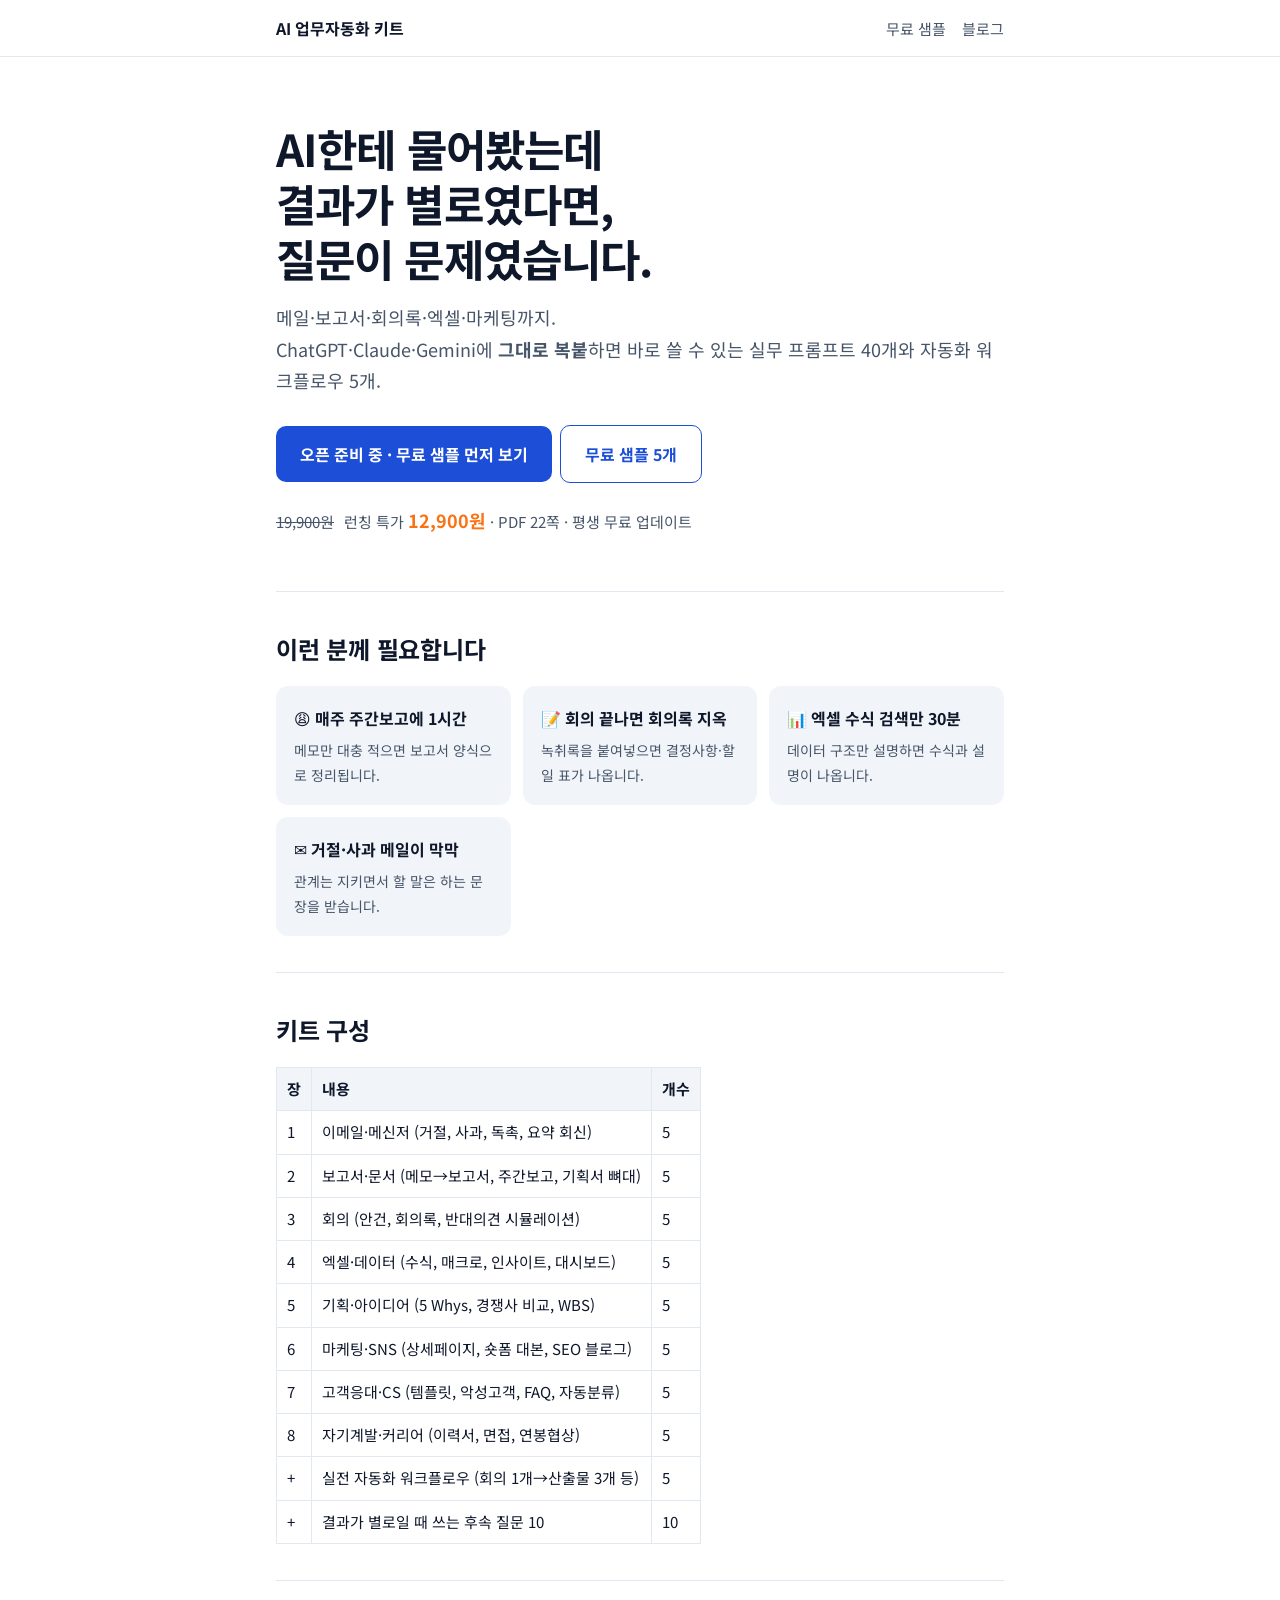
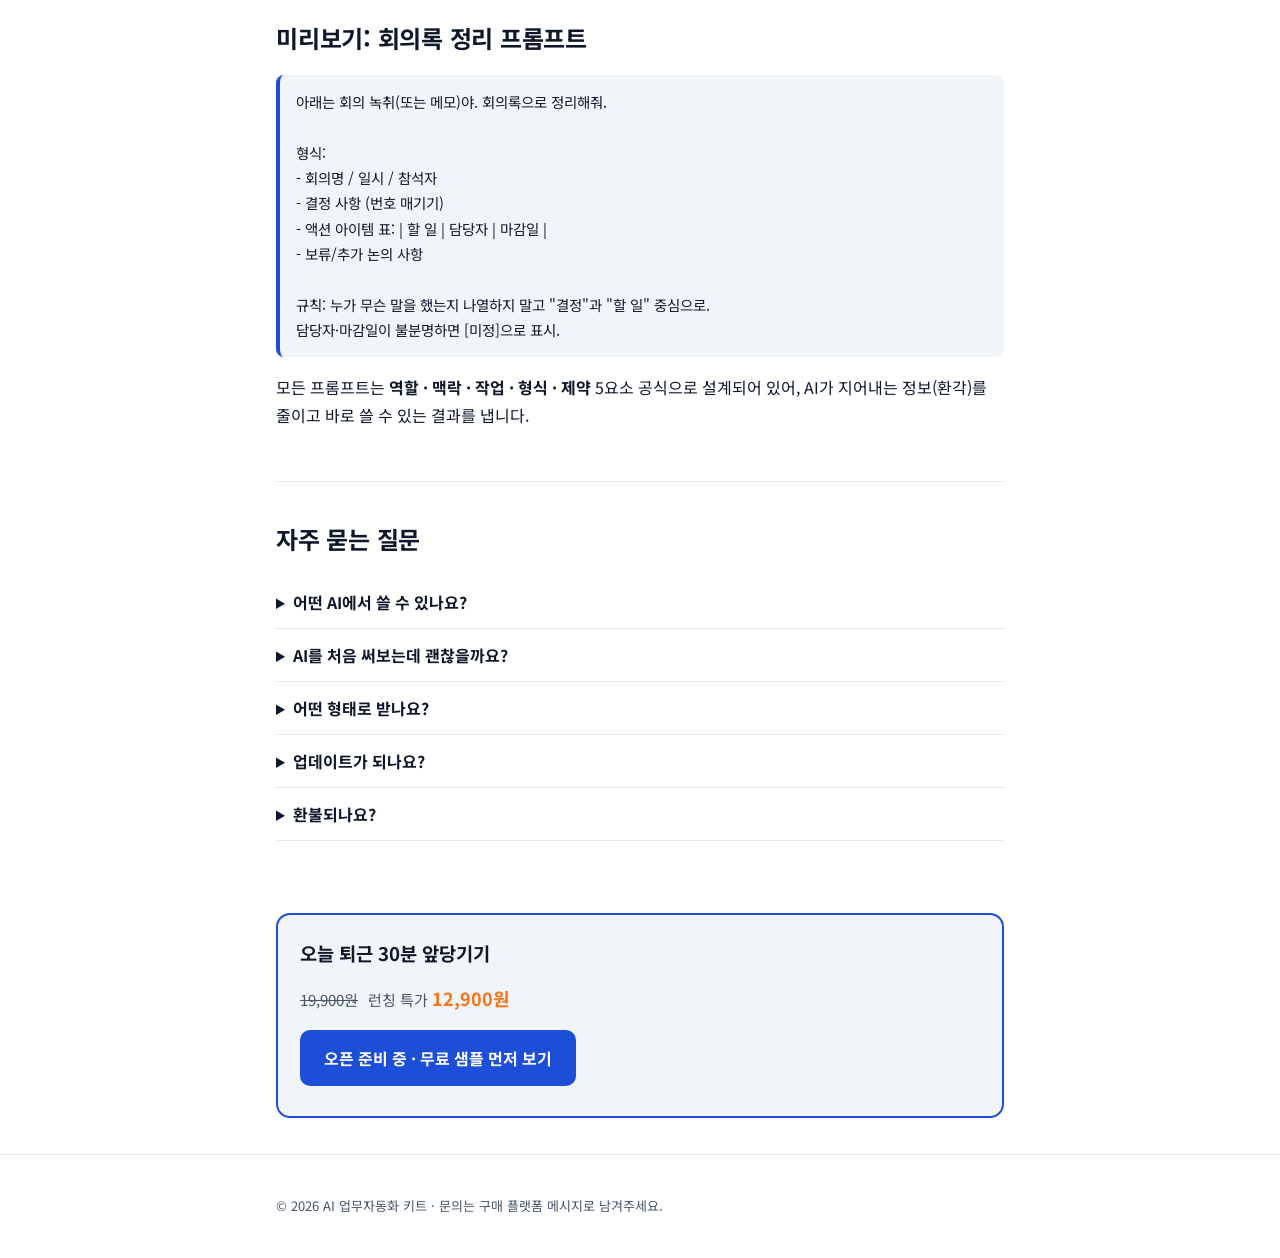
<file: docs/index.html>
<!doctype html>
<html lang="ko">
<head>
<meta charset="utf-8">
<meta name="viewport" content="width=device-width,initial-scale=1">
<meta name="root" content="">
<title>퇴근을 앞당기는 AI 업무자동화 키트 | 복붙 프롬프트 40개</title>
<meta name="description" content="메일, 보고서, 회의록, 엑셀, 마케팅까지. ChatGPT·Claude·Gemini에 바로 복붙해서 쓰는 실무 프롬프트 40개와 자동화 워크플로우 5개.">
<meta property="og:title" content="퇴근을 앞당기는 AI 업무자동화 키트">
<meta property="og:description" content="바로 복붙해서 쓰는 실무 프롬프트 40개 + 자동화 워크플로우 5개">
<meta property="og:type" content="website">
<link rel="preconnect" href="https://fonts.googleapis.com">
<link rel="stylesheet" href="https://fonts.googleapis.com/css2?family=Noto+Sans+KR:wght@400;700;900&display=swap">
<link rel="stylesheet" href="assets/style.css">
<script src="assets/config.js"></script>
</head>
<body>
<header class="top"><div class="wrap"><a href="./">AI 업무자동화 키트</a><nav><a href="free-prompts.html">무료 샘플</a><a href="blog/">블로그</a></nav></div></header>

<main class="wrap">
  <div class="hero">
    <h1>AI한테 물어봤는데<br>결과가 별로였다면,<br>질문이 문제였습니다.</h1>
    <p class="lead">메일·보고서·회의록·엑셀·마케팅까지.<br>ChatGPT·Claude·Gemini에 <b>그대로 복붙</b>하면 바로 쓸 수 있는 실무 프롬프트 40개와 자동화 워크플로우 5개.</p>
    <a class="btn" data-buy href="#">키트 바로 받기</a><a class="btn ghost" href="free-prompts.html">무료 샘플 5개</a>
    <p class="price"><s data-list-price>19,900원</s> 런칭 특가 <b data-price>12,900원</b> · PDF 22쪽 · 평생 무료 업데이트</p>
  </div>

  <section>
    <h2>이런 분께 필요합니다</h2>
    <div class="grid">
      <div class="card"><h3>😩 매주 주간보고에 1시간</h3><p>메모만 대충 적으면 보고서 양식으로 정리됩니다.</p></div>
      <div class="card"><h3>📝 회의 끝나면 회의록 지옥</h3><p>녹취록을 붙여넣으면 결정사항·할 일 표가 나옵니다.</p></div>
      <div class="card"><h3>📊 엑셀 수식 검색만 30분</h3><p>데이터 구조만 설명하면 수식과 설명이 나옵니다.</p></div>
      <div class="card"><h3>✉️ 거절·사과 메일이 막막</h3><p>관계는 지키면서 할 말은 하는 문장을 받습니다.</p></div>
    </div>
  </section>

  <section>
    <h2>키트 구성</h2>
    <table>
      <tr><th>장</th><th>내용</th><th>개수</th></tr>
      <tr><td>1</td><td>이메일·메신저 (거절, 사과, 독촉, 요약 회신)</td><td>5</td></tr>
      <tr><td>2</td><td>보고서·문서 (메모→보고서, 주간보고, 기획서 뼈대)</td><td>5</td></tr>
      <tr><td>3</td><td>회의 (안건, 회의록, 반대의견 시뮬레이션)</td><td>5</td></tr>
      <tr><td>4</td><td>엑셀·데이터 (수식, 매크로, 인사이트, 대시보드)</td><td>5</td></tr>
      <tr><td>5</td><td>기획·아이디어 (5 Whys, 경쟁사 비교, WBS)</td><td>5</td></tr>
      <tr><td>6</td><td>마케팅·SNS (상세페이지, 숏폼 대본, SEO 블로그)</td><td>5</td></tr>
      <tr><td>7</td><td>고객응대·CS (템플릿, 악성고객, FAQ, 자동분류)</td><td>5</td></tr>
      <tr><td>8</td><td>자기계발·커리어 (이력서, 면접, 연봉협상)</td><td>5</td></tr>
      <tr><td>+</td><td>실전 자동화 워크플로우 (회의 1개→산출물 3개 등)</td><td>5</td></tr>
      <tr><td>+</td><td>결과가 별로일 때 쓰는 후속 질문 10</td><td>10</td></tr>
    </table>
  </section>

  <section>
    <h2>미리보기: 회의록 정리 프롬프트</h2>
<pre>아래는 회의 녹취(또는 메모)야. 회의록으로 정리해줘.

형식:
- 회의명 / 일시 / 참석자
- 결정 사항 (번호 매기기)
- 액션 아이템 표: | 할 일 | 담당자 | 마감일 |
- 보류/추가 논의 사항

규칙: 누가 무슨 말을 했는지 나열하지 말고 "결정"과 "할 일" 중심으로.
담당자·마감일이 불분명하면 [미정]으로 표시.</pre>
    <p>모든 프롬프트는 <b>역할 · 맥락 · 작업 · 형식 · 제약</b> 5요소 공식으로 설계되어 있어, AI가 지어내는 정보(환각)를 줄이고 바로 쓸 수 있는 결과를 냅니다.</p>
  </section>

  <section>
    <h2>자주 묻는 질문</h2>
    <details><summary>어떤 AI에서 쓸 수 있나요?</summary><p>ChatGPT, Claude, Gemini, 뤼튼 등 대화형 AI라면 무료·유료 버전 모두 사용할 수 있습니다.</p></details>
    <details><summary>AI를 처음 써보는데 괜찮을까요?</summary><p>네. 복사 → [대괄호]만 바꾸기 → 붙여넣기, 세 단계면 됩니다. 첫 장에 사용법이 있습니다.</p></details>
    <details><summary>어떤 형태로 받나요?</summary><p>결제 즉시 PDF(22쪽)를 다운로드할 수 있습니다. 프롬프트는 복사하기 좋게 박스로 구분되어 있습니다.</p></details>
    <details><summary>업데이트가 되나요?</summary><p>새 프롬프트가 추가되면 구매하신 플랫폼을 통해 무료로 다시 받으실 수 있습니다.</p></details>
    <details><summary>환불되나요?</summary><p>디지털 파일 특성상 다운로드 후에는 환불이 어렵습니다. 구매 전 무료 샘플 5개를 먼저 써보세요.</p></details>
  </section>

  <div class="cta">
    <h3>오늘 퇴근 30분 앞당기기</h3>
    <p class="price"><s data-list-price>19,900원</s> 런칭 특가 <b data-price>12,900원</b></p>
    <a class="btn" data-buy href="#">키트 바로 받기</a>
  </div>
</main>
<footer><div class="wrap">© 2026 AI 업무자동화 키트 · 문의는 구매 플랫폼 메시지로 남겨주세요.</div></footer>
</body>
</html>
</file>
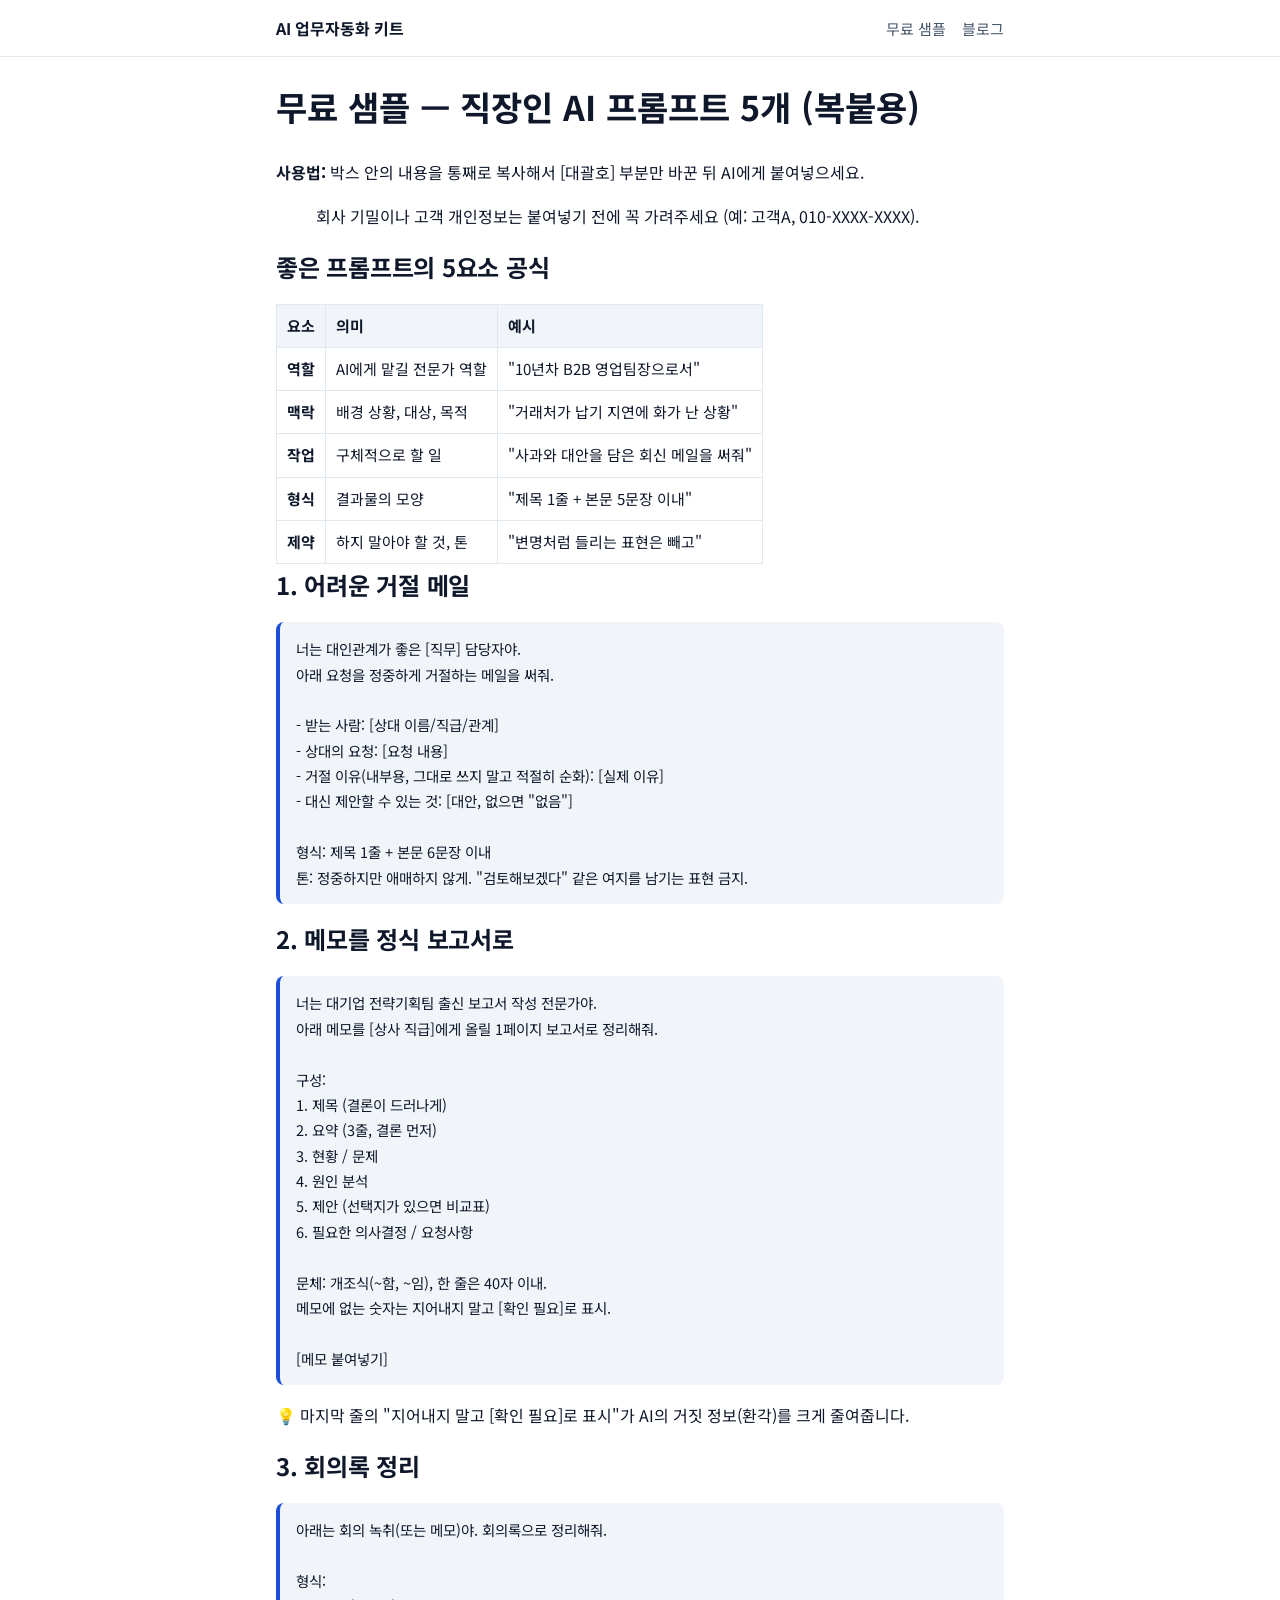
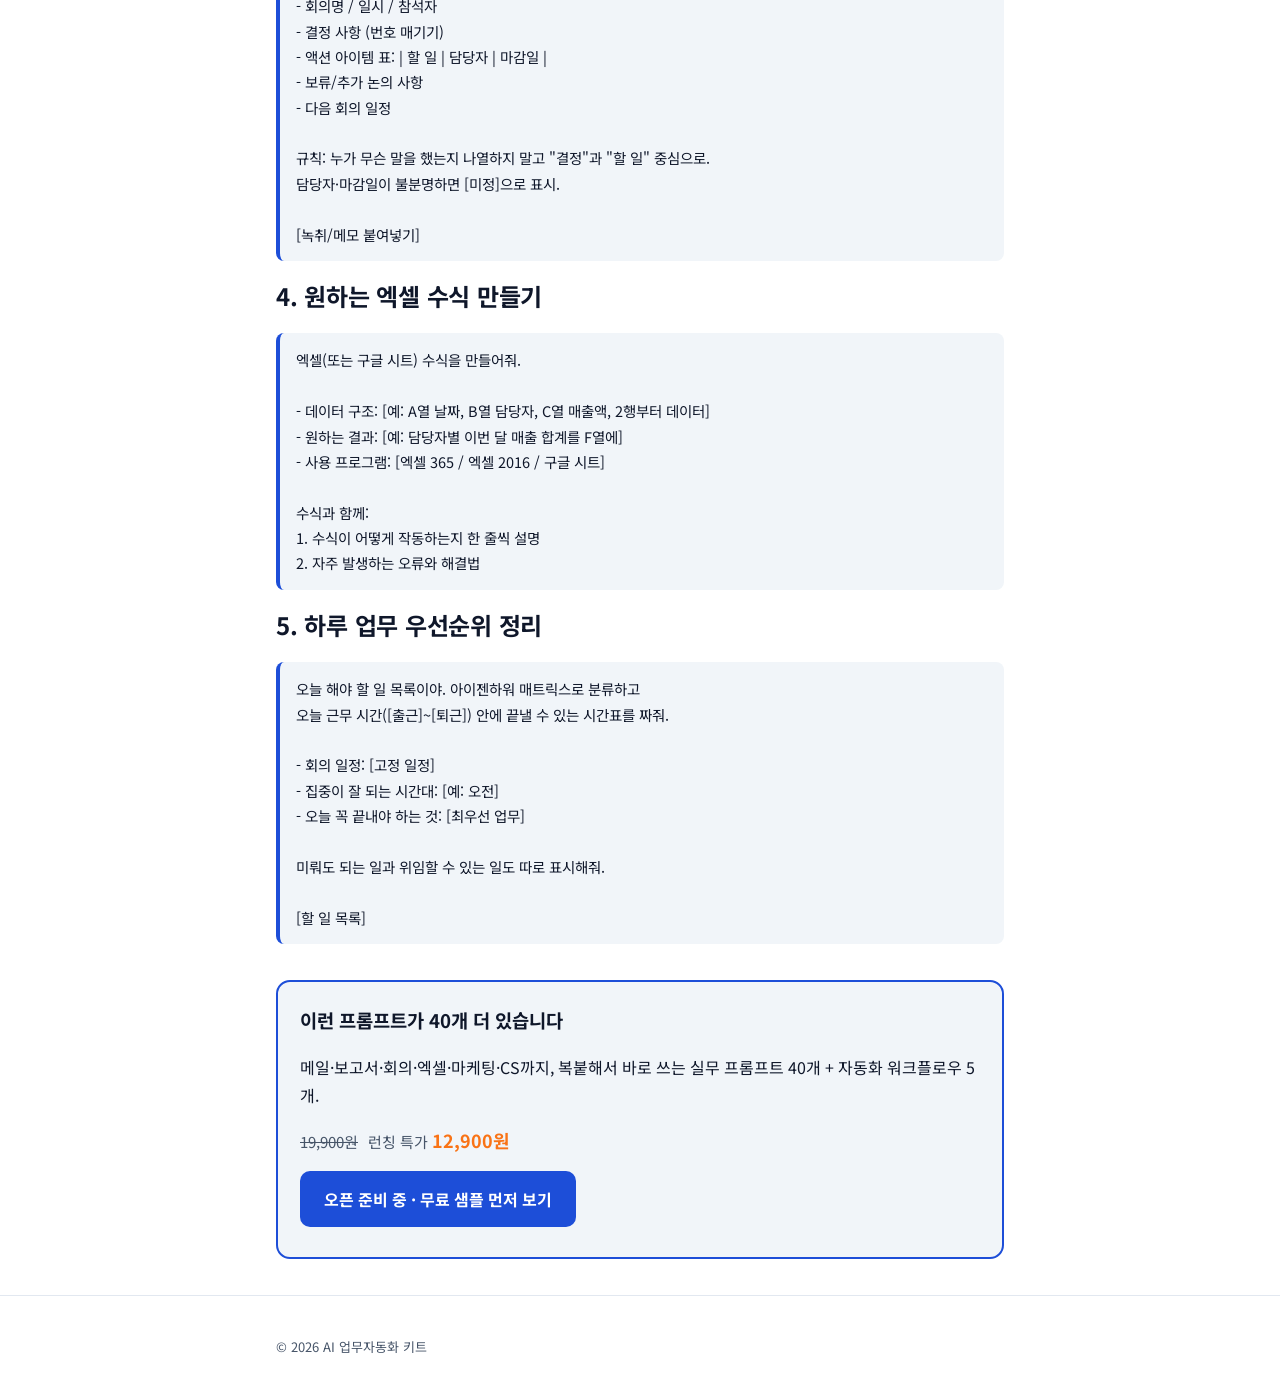
<file: docs/free-prompts.html>
<!doctype html>
<html lang="ko">
<head>
<meta charset="utf-8">
<meta name="viewport" content="width=device-width,initial-scale=1">
<meta name="root" content="">
<title>무료 샘플 — 직장인 AI 프롬프트 5개 (복붙용)</title>
<meta name="description" content="ChatGPT·Claude·Gemini에 그대로 붙여넣어 쓰는 실무 프롬프트 5개와 좋은 프롬프트를 만드는 5요소 공식을 무료로 공개합니다.">
<meta property="og:title" content="무료 샘플 — 직장인 AI 프롬프트 5개 (복붙용)">
<meta property="og:description" content="ChatGPT·Claude·Gemini에 그대로 붙여넣어 쓰는 실무 프롬프트 5개와 좋은 프롬프트를 만드는 5요소 공식을 무료로 공개합니다.">
<meta property="og:type" content="article">
<link rel="canonical" href="https://seungyun-shin.github.io/Agent_work_reposi/free-prompts.html">
<link rel="preconnect" href="https://fonts.googleapis.com">
<link rel="stylesheet" href="https://fonts.googleapis.com/css2?family=Noto+Sans+KR:wght@400;700;900&display=swap">
<link rel="stylesheet" href="assets/style.css">
<script src="assets/config.js"></script>
</head>
<body>
<header class="top"><div class="wrap"><a href="">AI 업무자동화 키트</a><nav><a href="free-prompts.html">무료 샘플</a><a href="blog/">블로그</a></nav></div></header>
<main class="wrap"><article>
<h1>무료 샘플 — 직장인 AI 프롬프트 5개 (복붙용)</h1>

<p><strong>사용법:</strong> 박스 안의 내용을 통째로 복사해서
<code>[대괄호]</code> 부분만 바꾼 뒤 AI에게 붙여넣으세요.</p>
<blockquote>
<p>회사 기밀이나 고객 개인정보는 붙여넣기 전에 꼭 가려주세요 (예:
<code>고객A</code>, <code>010-XXXX-XXXX</code>).</p>
</blockquote>
<h2 id="좋은-프롬프트의-5요소-공식">좋은 프롬프트의 5요소 공식</h2>
<table>
<thead>
<tr class="header">
<th>요소</th>
<th>의미</th>
<th>예시</th>
</tr>
</thead>
<tbody>
<tr class="odd">
<td><strong>역할</strong></td>
<td>AI에게 맡길 전문가 역할</td>
<td>"10년차 B2B 영업팀장으로서"</td>
</tr>
<tr class="even">
<td><strong>맥락</strong></td>
<td>배경 상황, 대상, 목적</td>
<td>"거래처가 납기 지연에 화가 난 상황"</td>
</tr>
<tr class="odd">
<td><strong>작업</strong></td>
<td>구체적으로 할 일</td>
<td>"사과와 대안을 담은 회신 메일을 써줘"</td>
</tr>
<tr class="even">
<td><strong>형식</strong></td>
<td>결과물의 모양</td>
<td>"제목 1줄 + 본문 5문장 이내"</td>
</tr>
<tr class="odd">
<td><strong>제약</strong></td>
<td>하지 말아야 할 것, 톤</td>
<td>"변명처럼 들리는 표현은 빼고"</td>
</tr>
</tbody>
</table>
<h2 id="1-어려운-거절-메일">1. 어려운 거절 메일</h2>
<pre><code>너는 대인관계가 좋은 [직무] 담당자야.
아래 요청을 정중하게 거절하는 메일을 써줘.

- 받는 사람: [상대 이름/직급/관계]
- 상대의 요청: [요청 내용]
- 거절 이유(내부용, 그대로 쓰지 말고 적절히 순화): [실제 이유]
- 대신 제안할 수 있는 것: [대안, 없으면 &quot;없음&quot;]

형식: 제목 1줄 + 본문 6문장 이내
톤: 정중하지만 애매하지 않게. &quot;검토해보겠다&quot; 같은 여지를 남기는 표현 금지.</code></pre>
<h2 id="2-메모를-정식-보고서로">2. 메모를 정식 보고서로</h2>
<pre><code>너는 대기업 전략기획팀 출신 보고서 작성 전문가야.
아래 메모를 [상사 직급]에게 올릴 1페이지 보고서로 정리해줘.

구성:
1. 제목 (결론이 드러나게)
2. 요약 (3줄, 결론 먼저)
3. 현황 / 문제
4. 원인 분석
5. 제안 (선택지가 있으면 비교표)
6. 필요한 의사결정 / 요청사항

문체: 개조식(~함, ~임), 한 줄은 40자 이내.
메모에 없는 숫자는 지어내지 말고 [확인 필요]로 표시.

[메모 붙여넣기]</code></pre>
<p>💡 마지막 줄의 "지어내지 말고 [확인 필요]로 표시"가 AI의 거짓
정보(환각)를 크게 줄여줍니다.</p>
<h2 id="3-회의록-정리">3. 회의록 정리</h2>
<pre><code>아래는 회의 녹취(또는 메모)야. 회의록으로 정리해줘.

형식:
- 회의명 / 일시 / 참석자
- 결정 사항 (번호 매기기)
- 액션 아이템 표: | 할 일 | 담당자 | 마감일 |
- 보류/추가 논의 사항
- 다음 회의 일정

규칙: 누가 무슨 말을 했는지 나열하지 말고 &quot;결정&quot;과 &quot;할 일&quot; 중심으로.
담당자·마감일이 불분명하면 [미정]으로 표시.

[녹취/메모 붙여넣기]</code></pre>
<h2 id="4-원하는-엑셀-수식-만들기">4. 원하는 엑셀 수식 만들기</h2>
<pre><code>엑셀(또는 구글 시트) 수식을 만들어줘.

- 데이터 구조: [예: A열 날짜, B열 담당자, C열 매출액, 2행부터 데이터]
- 원하는 결과: [예: 담당자별 이번 달 매출 합계를 F열에]
- 사용 프로그램: [엑셀 365 / 엑셀 2016 / 구글 시트]

수식과 함께:
1. 수식이 어떻게 작동하는지 한 줄씩 설명
2. 자주 발생하는 오류와 해결법</code></pre>
<h2 id="5-하루-업무-우선순위-정리">5. 하루 업무 우선순위 정리</h2>
<pre><code>오늘 해야 할 일 목록이야. 아이젠하워 매트릭스로 분류하고
오늘 근무 시간([출근]~[퇴근]) 안에 끝낼 수 있는 시간표를 짜줘.

- 회의 일정: [고정 일정]
- 집중이 잘 되는 시간대: [예: 오전]
- 오늘 꼭 끝내야 하는 것: [최우선 업무]

미뤄도 되는 일과 위임할 수 있는 일도 따로 표시해줘.

[할 일 목록]</code></pre>

</article>
<div class="cta">
<h3>이런 프롬프트가 40개 더 있습니다</h3>
<p>메일·보고서·회의·엑셀·마케팅·CS까지, 복붙해서 바로 쓰는 실무 프롬프트 40개 + 자동화 워크플로우 5개.</p>
<p class="price"><s data-list-price></s> 런칭 특가 <b data-price></b></p>
<a class="btn" data-buy href="">키트 자세히 보기</a>
</div>
</main>
<footer><div class="wrap">© 2026 AI 업무자동화 키트</div></footer>
</body>
</html>
</file>
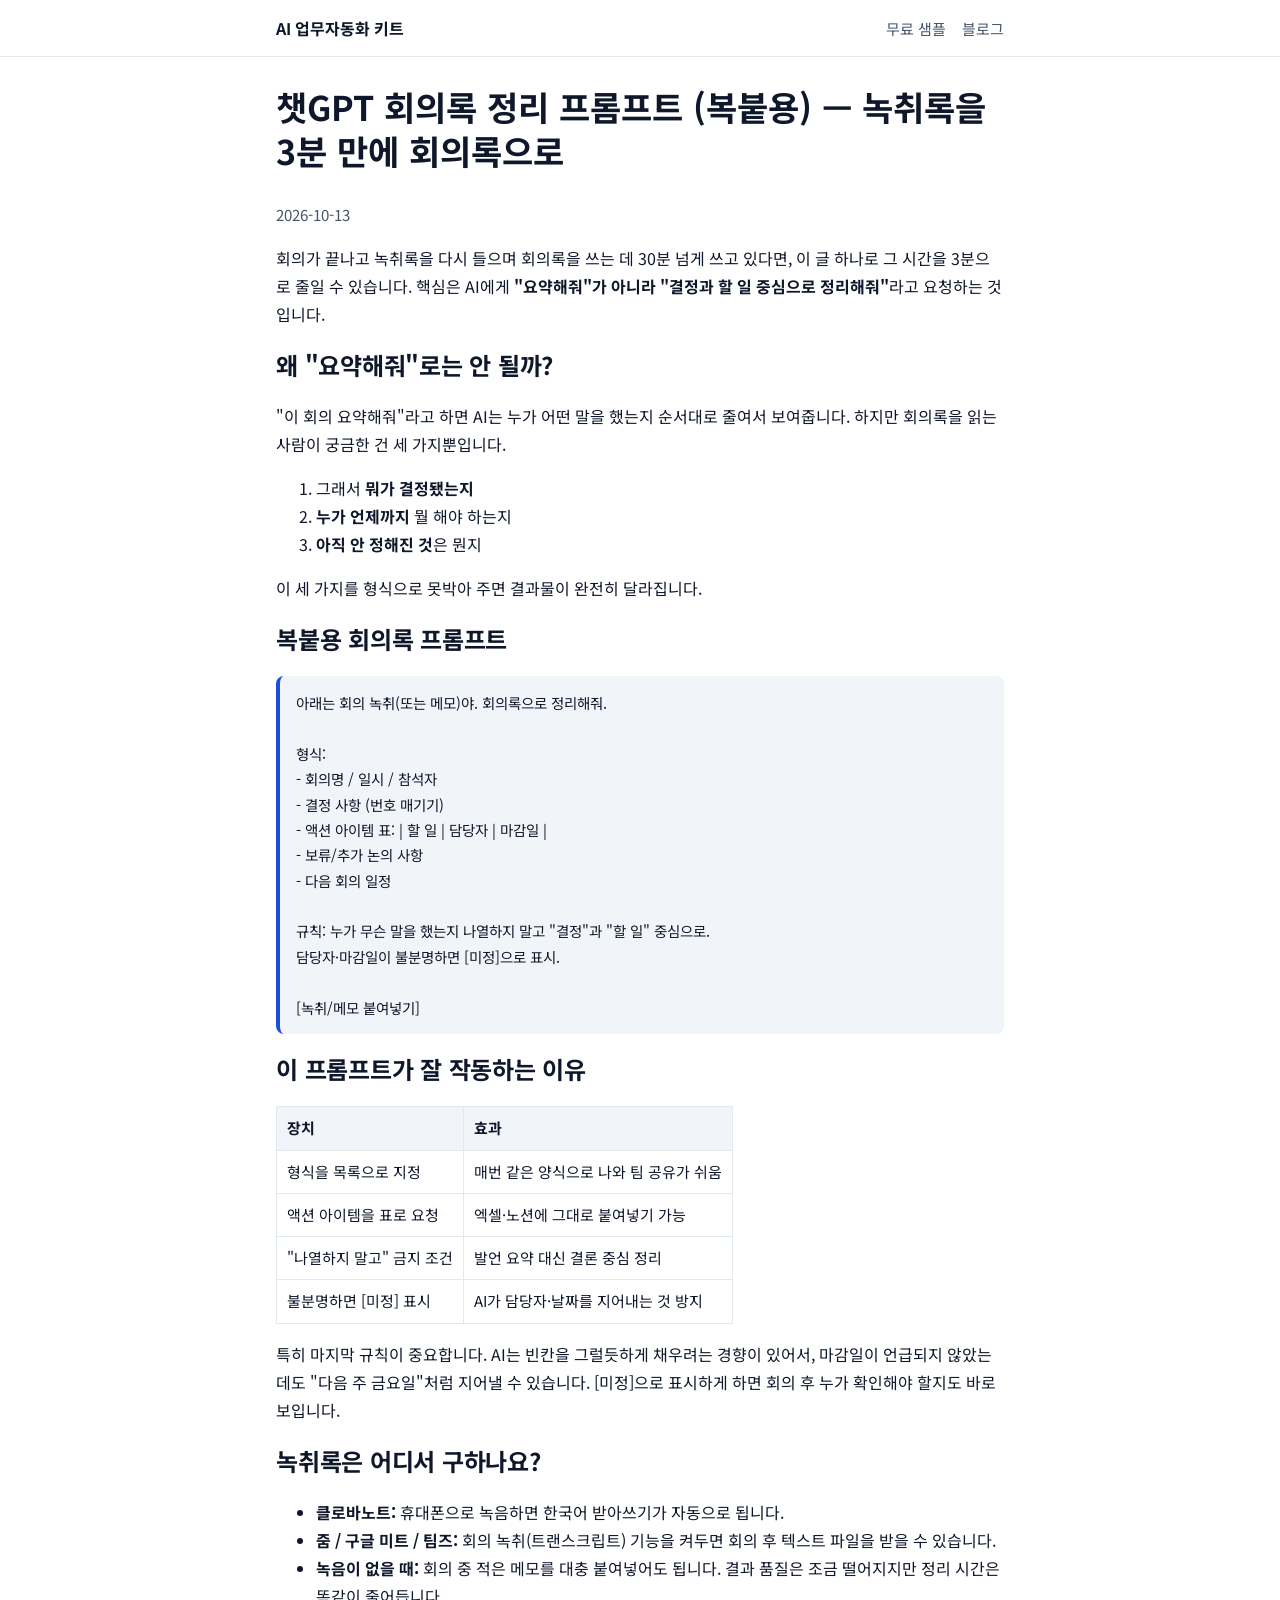
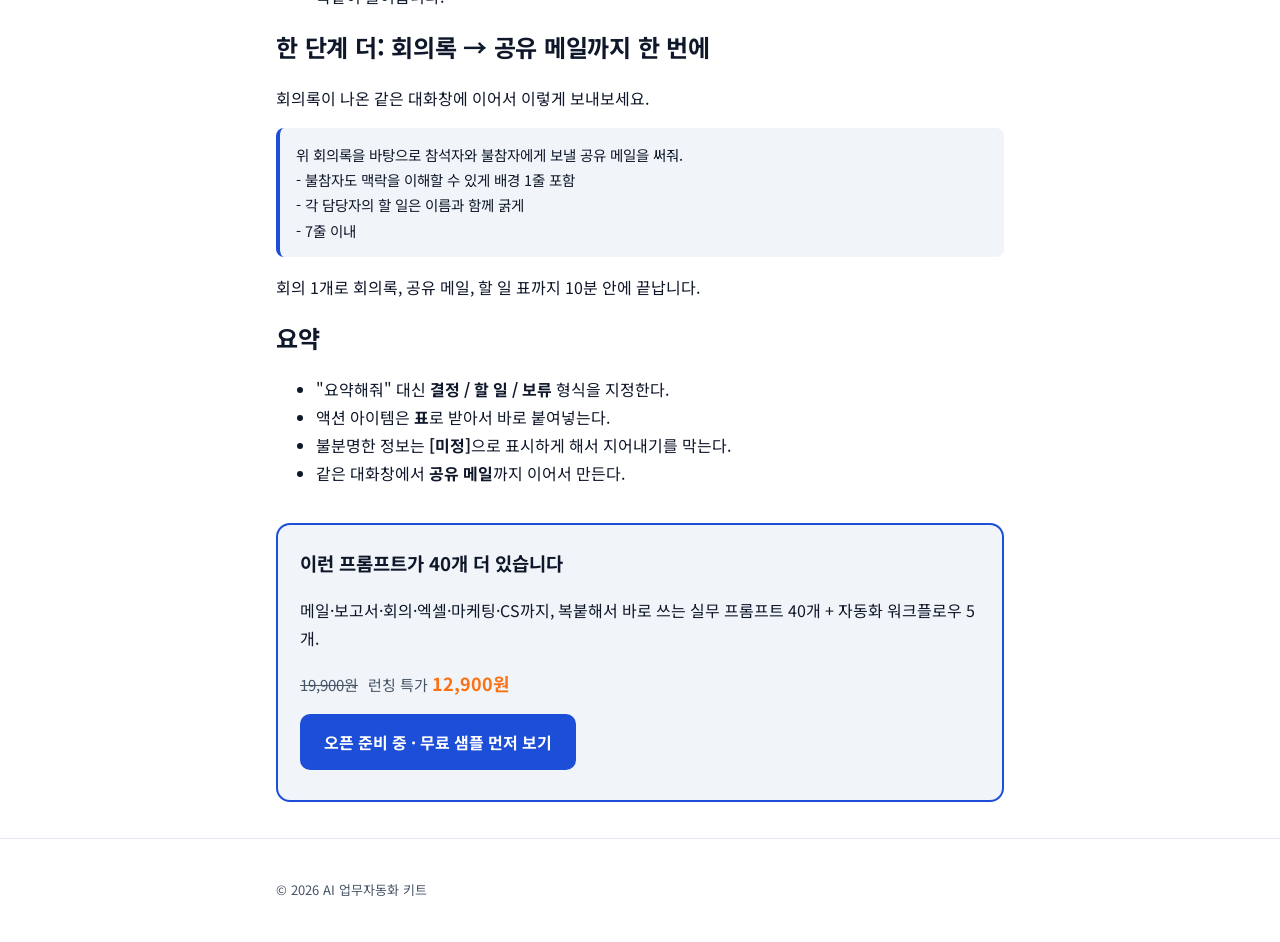
<file: docs/blog/chatgpt-meeting-minutes-prompt.html>
<!doctype html>
<html lang="ko">
<head>
<meta charset="utf-8">
<meta name="viewport" content="width=device-width,initial-scale=1">
<meta name="root" content="../">
<title>챗GPT 회의록 정리 프롬프트 (복붙용) — 녹취록을 3분 만에 회의록으로</title>
<meta name="description" content="클로바노트·줌 녹취록을 그대로 붙여넣으면 결정사항과 액션 아이템 표까지 정리되는 회의록 프롬프트와 활용 팁.">
<meta property="og:title" content="챗GPT 회의록 정리 프롬프트 (복붙용) — 녹취록을 3분 만에 회의록으로">
<meta property="og:description" content="클로바노트·줌 녹취록을 그대로 붙여넣으면 결정사항과 액션 아이템 표까지 정리되는 회의록 프롬프트와 활용 팁.">
<meta property="og:type" content="article">
<link rel="canonical" href="https://seungyun-shin.github.io/Agent_work_reposi/blog/chatgpt-meeting-minutes-prompt.html">
<link rel="preconnect" href="https://fonts.googleapis.com">
<link rel="stylesheet" href="https://fonts.googleapis.com/css2?family=Noto+Sans+KR:wght@400;700;900&display=swap">
<link rel="stylesheet" href="../assets/style.css">
<script src="../assets/config.js"></script>
</head>
<body>
<header class="top"><div class="wrap"><a href="../">AI 업무자동화 키트</a><nav><a href="../free-prompts.html">무료 샘플</a><a href="../blog/">블로그</a></nav></div></header>
<main class="wrap"><article>
<h1>챗GPT 회의록 정리 프롬프트 (복붙용) — 녹취록을 3분 만에 회의록으로</h1>
<p class="price">2026-10-13</p>
<p>회의가 끝나고 녹취록을 다시 들으며 회의록을 쓰는 데 30분 넘게 쓰고
있다면, 이 글 하나로 그 시간을 3분으로 줄일 수 있습니다. 핵심은 AI에게
<strong>"요약해줘"가 아니라 "결정과 할 일 중심으로
정리해줘"</strong>라고 요청하는 것입니다.</p>
<h2 id="왜-요약해줘로는-안-될까">왜 "요약해줘"로는 안 될까?</h2>
<p>"이 회의 요약해줘"라고 하면 AI는 누가 어떤 말을 했는지 순서대로
줄여서 보여줍니다. 하지만 회의록을 읽는 사람이 궁금한 건 세
가지뿐입니다.</p>
<ol type="1">
<li>그래서 <strong>뭐가 결정됐는지</strong></li>
<li><strong>누가 언제까지</strong> 뭘 해야 하는지</li>
<li><strong>아직 안 정해진 것</strong>은 뭔지</li>
</ol>
<p>이 세 가지를 형식으로 못박아 주면 결과물이 완전히 달라집니다.</p>
<h2 id="복붙용-회의록-프롬프트">복붙용 회의록 프롬프트</h2>
<pre><code>아래는 회의 녹취(또는 메모)야. 회의록으로 정리해줘.

형식:
- 회의명 / 일시 / 참석자
- 결정 사항 (번호 매기기)
- 액션 아이템 표: | 할 일 | 담당자 | 마감일 |
- 보류/추가 논의 사항
- 다음 회의 일정

규칙: 누가 무슨 말을 했는지 나열하지 말고 &quot;결정&quot;과 &quot;할 일&quot; 중심으로.
담당자·마감일이 불분명하면 [미정]으로 표시.

[녹취/메모 붙여넣기]</code></pre>
<h2 id="이-프롬프트가-잘-작동하는-이유">이 프롬프트가 잘 작동하는
이유</h2>
<table>
<thead>
<tr class="header">
<th>장치</th>
<th>효과</th>
</tr>
</thead>
<tbody>
<tr class="odd">
<td>형식을 목록으로 지정</td>
<td>매번 같은 양식으로 나와 팀 공유가 쉬움</td>
</tr>
<tr class="even">
<td>액션 아이템을 표로 요청</td>
<td>엑셀·노션에 그대로 붙여넣기 가능</td>
</tr>
<tr class="odd">
<td>"나열하지 말고" 금지 조건</td>
<td>발언 요약 대신 결론 중심 정리</td>
</tr>
<tr class="even">
<td>불분명하면 [미정] 표시</td>
<td>AI가 담당자·날짜를 지어내는 것 방지</td>
</tr>
</tbody>
</table>
<p>특히 마지막 규칙이 중요합니다. AI는 빈칸을 그럴듯하게 채우려는 경향이
있어서, 마감일이 언급되지 않았는데도 "다음 주 금요일"처럼 지어낼 수
있습니다. <code>[미정]</code>으로 표시하게 하면 회의 후 누가 확인해야
할지도 바로 보입니다.</p>
<h2 id="녹취록은-어디서-구하나요">녹취록은 어디서 구하나요?</h2>
<ul>
<li><strong>클로바노트:</strong> 휴대폰으로 녹음하면 한국어 받아쓰기가
자동으로 됩니다.</li>
<li><strong>줌 / 구글 미트 / 팀즈:</strong> 회의 녹취(트랜스크립트)
기능을 켜두면 회의 후 텍스트 파일을 받을 수 있습니다.</li>
<li><strong>녹음이 없을 때:</strong> 회의 중 적은 메모를 대충 붙여넣어도
됩니다. 결과 품질은 조금 떨어지지만 정리 시간은 똑같이 줄어듭니다.</li>
</ul>
<h2 id="한-단계-더-회의록--공유-메일까지-한-번에">한 단계 더: 회의록 →
공유 메일까지 한 번에</h2>
<p>회의록이 나온 같은 대화창에 이어서 이렇게 보내보세요.</p>
<pre><code>위 회의록을 바탕으로 참석자와 불참자에게 보낼 공유 메일을 써줘.
- 불참자도 맥락을 이해할 수 있게 배경 1줄 포함
- 각 담당자의 할 일은 이름과 함께 굵게
- 7줄 이내</code></pre>
<p>회의 1개로 회의록, 공유 메일, 할 일 표까지 10분 안에 끝납니다.</p>
<h2 id="요약">요약</h2>
<ul>
<li>"요약해줘" 대신 <strong>결정 / 할 일 / 보류</strong> 형식을
지정한다.</li>
<li>액션 아이템은 <strong>표</strong>로 받아서 바로 붙여넣는다.</li>
<li>불분명한 정보는 <strong>[미정]</strong>으로 표시하게 해서 지어내기를
막는다.</li>
<li>같은 대화창에서 <strong>공유 메일</strong>까지 이어서 만든다.</li>
</ul>

</article>
<div class="cta">
<h3>이런 프롬프트가 40개 더 있습니다</h3>
<p>메일·보고서·회의·엑셀·마케팅·CS까지, 복붙해서 바로 쓰는 실무 프롬프트 40개 + 자동화 워크플로우 5개.</p>
<p class="price"><s data-list-price></s> 런칭 특가 <b data-price></b></p>
<a class="btn" data-buy href="../">키트 자세히 보기</a>
</div>
</main>
<footer><div class="wrap">© 2026 AI 업무자동화 키트</div></footer>
</body>
</html>
</file>
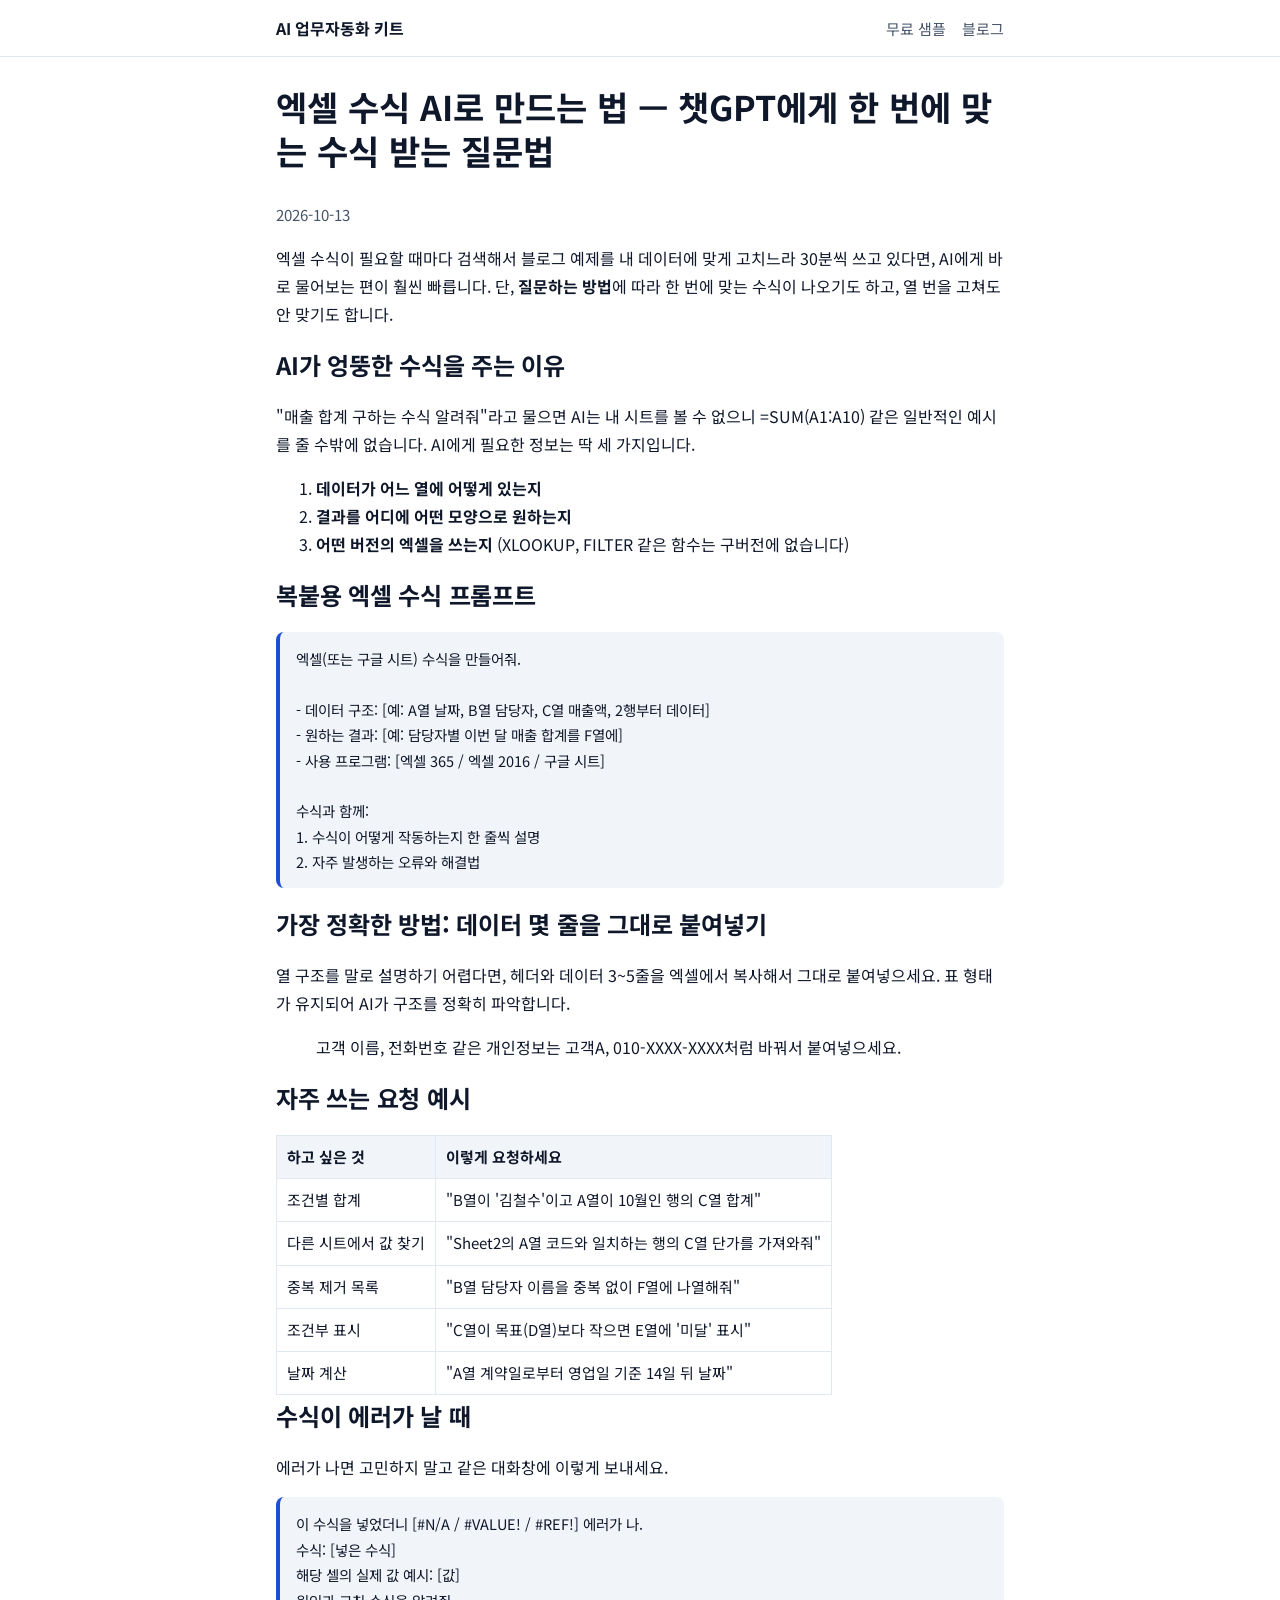
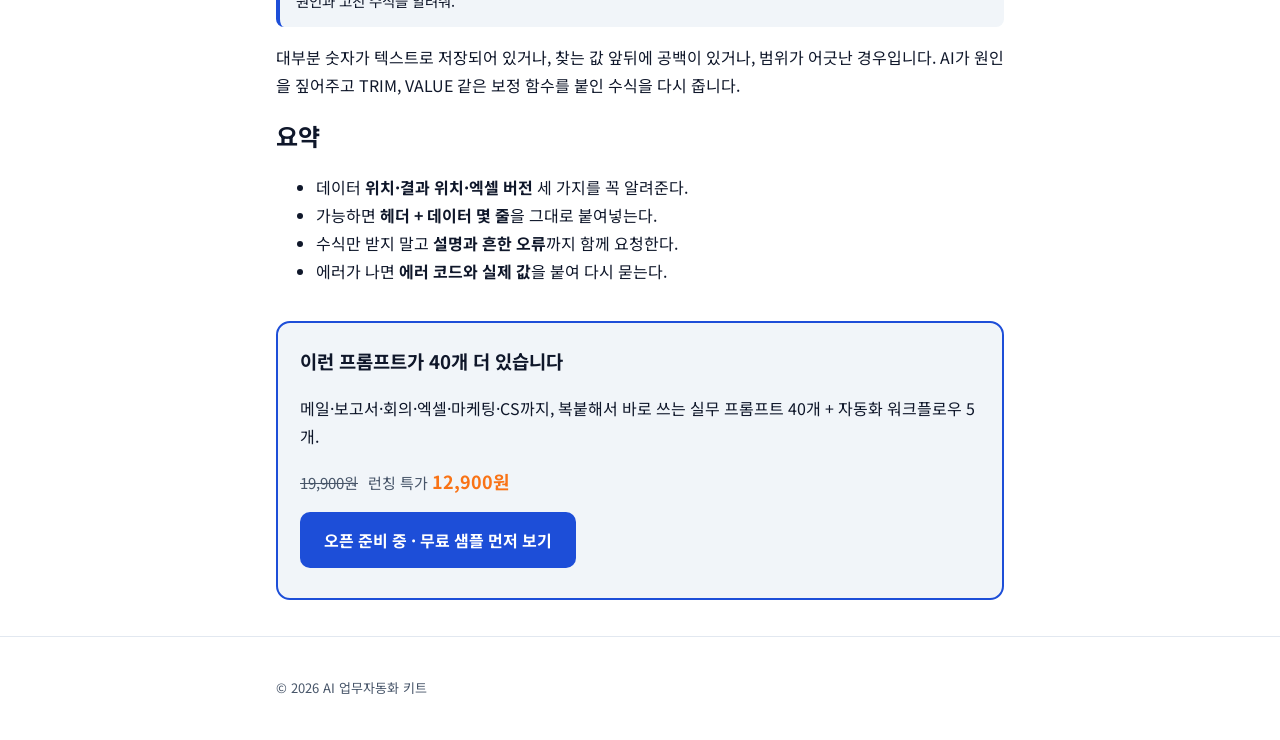
<file: docs/blog/excel-formula-with-ai.html>
<!doctype html>
<html lang="ko">
<head>
<meta charset="utf-8">
<meta name="viewport" content="width=device-width,initial-scale=1">
<meta name="root" content="../">
<title>엑셀 수식 AI로 만드는 법 — 챗GPT에게 한 번에 맞는 수식 받는 질문법</title>
<meta name="description" content="SUMIFS, XLOOKUP 같은 엑셀 수식을 검색하지 말고 AI에게 받으세요. 한 번에 정확한 수식이 나오는 질문 방법과 복붙용 프롬프트.">
<meta property="og:title" content="엑셀 수식 AI로 만드는 법 — 챗GPT에게 한 번에 맞는 수식 받는 질문법">
<meta property="og:description" content="SUMIFS, XLOOKUP 같은 엑셀 수식을 검색하지 말고 AI에게 받으세요. 한 번에 정확한 수식이 나오는 질문 방법과 복붙용 프롬프트.">
<meta property="og:type" content="article">
<link rel="canonical" href="https://seungyun-shin.github.io/Agent_work_reposi/blog/excel-formula-with-ai.html">
<link rel="preconnect" href="https://fonts.googleapis.com">
<link rel="stylesheet" href="https://fonts.googleapis.com/css2?family=Noto+Sans+KR:wght@400;700;900&display=swap">
<link rel="stylesheet" href="../assets/style.css">
<script src="../assets/config.js"></script>
</head>
<body>
<header class="top"><div class="wrap"><a href="../">AI 업무자동화 키트</a><nav><a href="../free-prompts.html">무료 샘플</a><a href="../blog/">블로그</a></nav></div></header>
<main class="wrap"><article>
<h1>엑셀 수식 AI로 만드는 법 — 챗GPT에게 한 번에 맞는 수식 받는 질문법</h1>
<p class="price">2026-10-13</p>
<p>엑셀 수식이 필요할 때마다 검색해서 블로그 예제를 내 데이터에 맞게
고치느라 30분씩 쓰고 있다면, AI에게 바로 물어보는 편이 훨씬 빠릅니다.
단, <strong>질문하는 방법</strong>에 따라 한 번에 맞는 수식이 나오기도
하고, 열 번을 고쳐도 안 맞기도 합니다.</p>
<h2 id="ai가-엉뚱한-수식을-주는-이유">AI가 엉뚱한 수식을 주는 이유</h2>
<p>"매출 합계 구하는 수식 알려줘"라고 물으면 AI는 내 시트를 볼 수 없으니
<code>=SUM(A1:A10)</code> 같은 일반적인 예시를 줄 수밖에 없습니다.
AI에게 필요한 정보는 딱 세 가지입니다.</p>
<ol type="1">
<li><strong>데이터가 어느 열에 어떻게 있는지</strong></li>
<li><strong>결과를 어디에 어떤 모양으로 원하는지</strong></li>
<li><strong>어떤 버전의 엑셀을 쓰는지</strong> (XLOOKUP, FILTER 같은
함수는 구버전에 없습니다)</li>
</ol>
<h2 id="복붙용-엑셀-수식-프롬프트">복붙용 엑셀 수식 프롬프트</h2>
<pre><code>엑셀(또는 구글 시트) 수식을 만들어줘.

- 데이터 구조: [예: A열 날짜, B열 담당자, C열 매출액, 2행부터 데이터]
- 원하는 결과: [예: 담당자별 이번 달 매출 합계를 F열에]
- 사용 프로그램: [엑셀 365 / 엑셀 2016 / 구글 시트]

수식과 함께:
1. 수식이 어떻게 작동하는지 한 줄씩 설명
2. 자주 발생하는 오류와 해결법</code></pre>
<h2 id="가장-정확한-방법-데이터-몇-줄을-그대로-붙여넣기">가장 정확한
방법: 데이터 몇 줄을 그대로 붙여넣기</h2>
<p>열 구조를 말로 설명하기 어렵다면, 헤더와 데이터 3~5줄을 엑셀에서
복사해서 그대로 붙여넣으세요. 표 형태가 유지되어 AI가 구조를 정확히
파악합니다.</p>
<blockquote>
<p>고객 이름, 전화번호 같은 개인정보는 <code>고객A</code>,
<code>010-XXXX-XXXX</code>처럼 바꿔서 붙여넣으세요.</p>
</blockquote>
<h2 id="자주-쓰는-요청-예시">자주 쓰는 요청 예시</h2>
<table>
<thead>
<tr class="header">
<th>하고 싶은 것</th>
<th>이렇게 요청하세요</th>
</tr>
</thead>
<tbody>
<tr class="odd">
<td>조건별 합계</td>
<td>"B열이 '김철수'이고 A열이 10월인 행의 C열 합계"</td>
</tr>
<tr class="even">
<td>다른 시트에서 값 찾기</td>
<td>"Sheet2의 A열 코드와 일치하는 행의 C열 단가를 가져와줘"</td>
</tr>
<tr class="odd">
<td>중복 제거 목록</td>
<td>"B열 담당자 이름을 중복 없이 F열에 나열해줘"</td>
</tr>
<tr class="even">
<td>조건부 표시</td>
<td>"C열이 목표(D열)보다 작으면 E열에 '미달' 표시"</td>
</tr>
<tr class="odd">
<td>날짜 계산</td>
<td>"A열 계약일로부터 영업일 기준 14일 뒤 날짜"</td>
</tr>
</tbody>
</table>
<h2 id="수식이-에러가-날-때">수식이 에러가 날 때</h2>
<p>에러가 나면 고민하지 말고 같은 대화창에 이렇게 보내세요.</p>
<pre><code>이 수식을 넣었더니 [#N/A / #VALUE! / #REF!] 에러가 나.
수식: [넣은 수식]
해당 셀의 실제 값 예시: [값]
원인과 고친 수식을 알려줘.</code></pre>
<p>대부분 숫자가 텍스트로 저장되어 있거나, 찾는 값 앞뒤에 공백이 있거나,
범위가 어긋난 경우입니다. AI가 원인을 짚어주고 <code>TRIM</code>,
<code>VALUE</code> 같은 보정 함수를 붙인 수식을 다시 줍니다.</p>
<h2 id="요약">요약</h2>
<ul>
<li>데이터 <strong>위치·결과 위치·엑셀 버전</strong> 세 가지를 꼭
알려준다.</li>
<li>가능하면 <strong>헤더 + 데이터 몇 줄</strong>을 그대로
붙여넣는다.</li>
<li>수식만 받지 말고 <strong>설명과 흔한 오류</strong>까지 함께
요청한다.</li>
<li>에러가 나면 <strong>에러 코드와 실제 값</strong>을 붙여 다시
묻는다.</li>
</ul>

</article>
<div class="cta">
<h3>이런 프롬프트가 40개 더 있습니다</h3>
<p>메일·보고서·회의·엑셀·마케팅·CS까지, 복붙해서 바로 쓰는 실무 프롬프트 40개 + 자동화 워크플로우 5개.</p>
<p class="price"><s data-list-price></s> 런칭 특가 <b data-price></b></p>
<a class="btn" data-buy href="../">키트 자세히 보기</a>
</div>
</main>
<footer><div class="wrap">© 2026 AI 업무자동화 키트</div></footer>
</body>
</html>
</file>
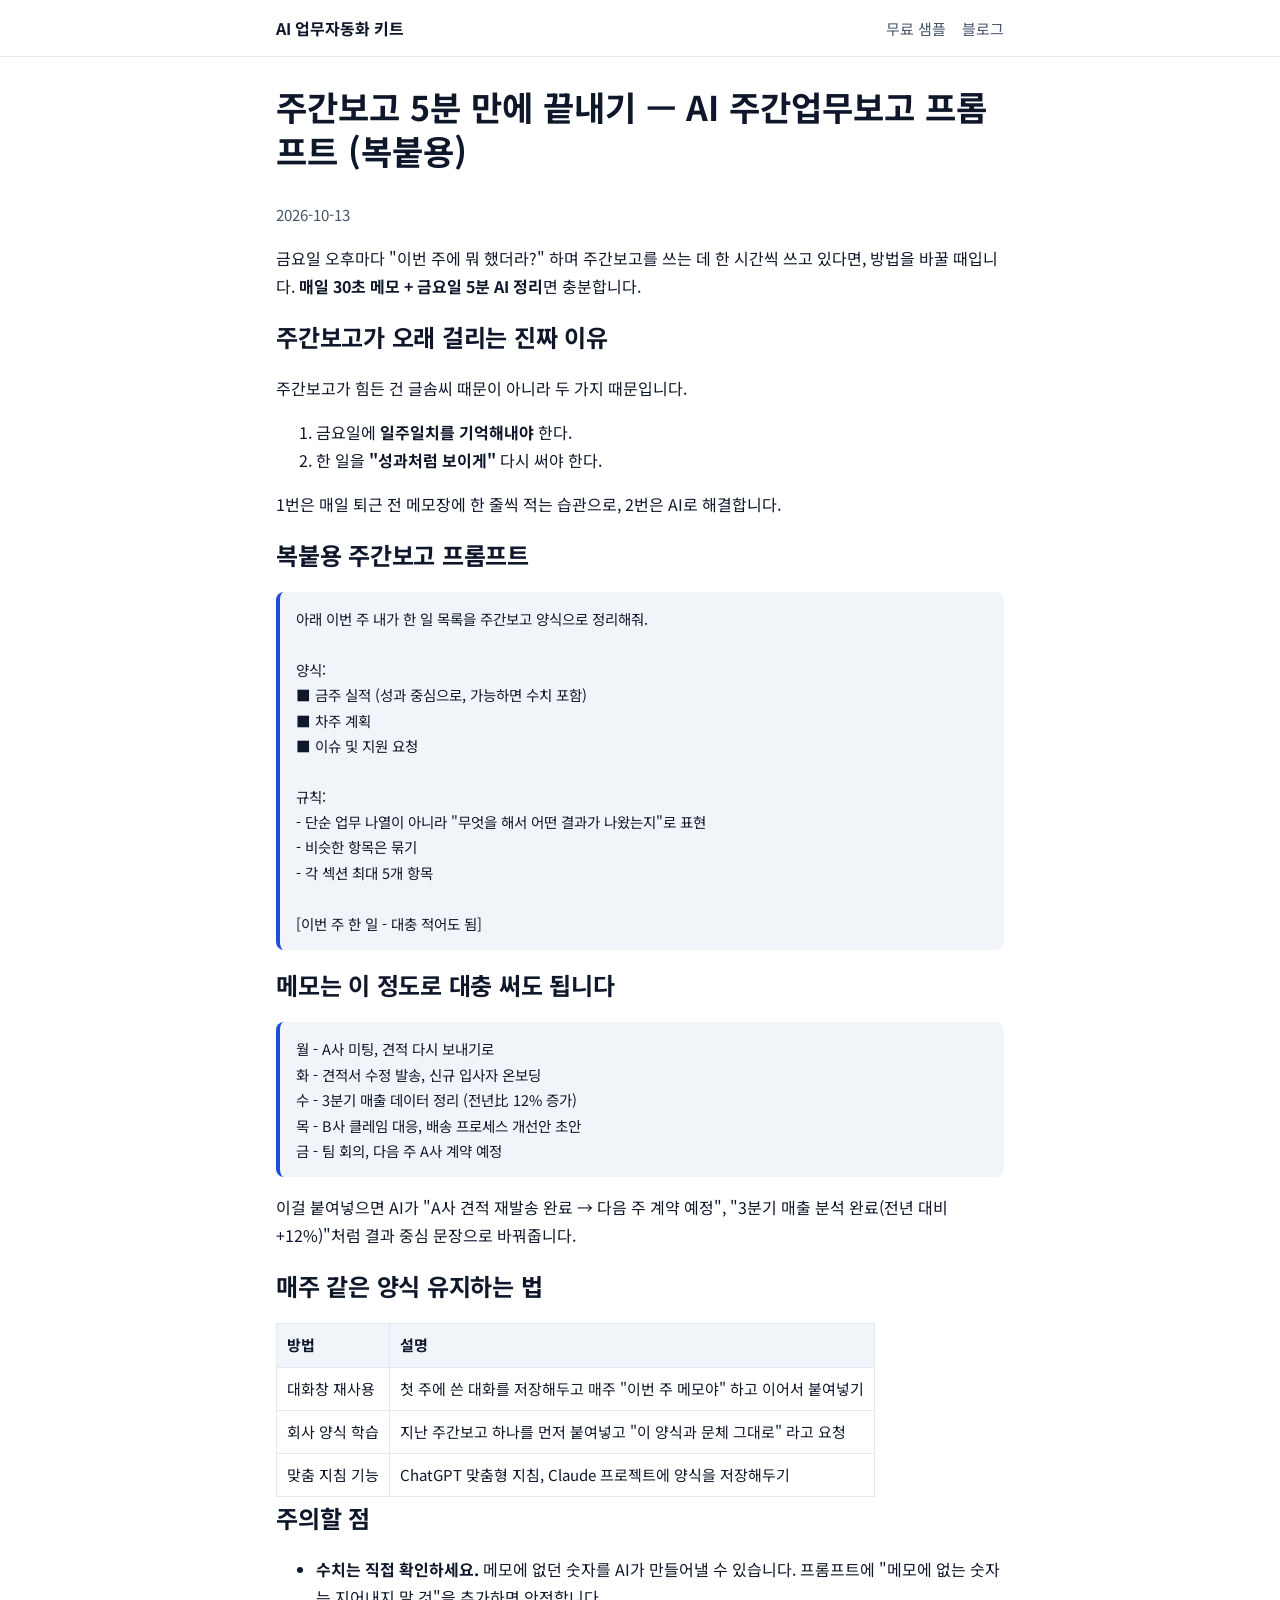
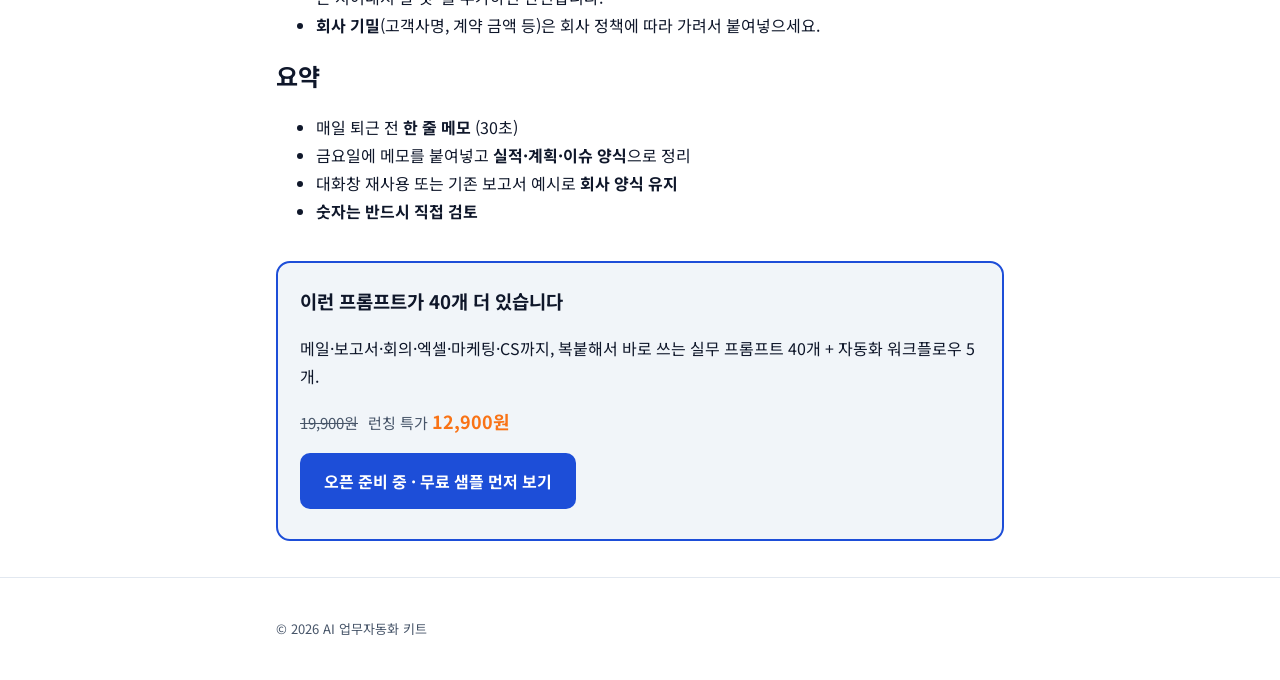
<file: docs/blog/weekly-report-ai-prompt.html>
<!doctype html>
<html lang="ko">
<head>
<meta charset="utf-8">
<meta name="viewport" content="width=device-width,initial-scale=1">
<meta name="root" content="../">
<title>주간보고 5분 만에 끝내기 — AI 주간업무보고 프롬프트 (복붙용)</title>
<meta name="description" content="한 일만 대충 적어 붙여넣으면 실적·계획·이슈 양식으로 정리되는 주간보고 프롬프트와 매주 자동으로 양식을 유지하는 방법.">
<meta property="og:title" content="주간보고 5분 만에 끝내기 — AI 주간업무보고 프롬프트 (복붙용)">
<meta property="og:description" content="한 일만 대충 적어 붙여넣으면 실적·계획·이슈 양식으로 정리되는 주간보고 프롬프트와 매주 자동으로 양식을 유지하는 방법.">
<meta property="og:type" content="article">
<link rel="canonical" href="https://seungyun-shin.github.io/Agent_work_reposi/blog/weekly-report-ai-prompt.html">
<link rel="preconnect" href="https://fonts.googleapis.com">
<link rel="stylesheet" href="https://fonts.googleapis.com/css2?family=Noto+Sans+KR:wght@400;700;900&display=swap">
<link rel="stylesheet" href="../assets/style.css">
<script src="../assets/config.js"></script>
</head>
<body>
<header class="top"><div class="wrap"><a href="../">AI 업무자동화 키트</a><nav><a href="../free-prompts.html">무료 샘플</a><a href="../blog/">블로그</a></nav></div></header>
<main class="wrap"><article>
<h1>주간보고 5분 만에 끝내기 — AI 주간업무보고 프롬프트 (복붙용)</h1>
<p class="price">2026-10-13</p>
<p>금요일 오후마다 "이번 주에 뭐 했더라?" 하며 주간보고를 쓰는 데 한
시간씩 쓰고 있다면, 방법을 바꿀 때입니다. <strong>매일 30초 메모 +
금요일 5분 AI 정리</strong>면 충분합니다.</p>
<h2 id="주간보고가-오래-걸리는-진짜-이유">주간보고가 오래 걸리는 진짜
이유</h2>
<p>주간보고가 힘든 건 글솜씨 때문이 아니라 두 가지 때문입니다.</p>
<ol type="1">
<li>금요일에 <strong>일주일치를 기억해내야</strong> 한다.</li>
<li>한 일을 <strong>"성과처럼 보이게"</strong> 다시 써야 한다.</li>
</ol>
<p>1번은 매일 퇴근 전 메모장에 한 줄씩 적는 습관으로, 2번은 AI로
해결합니다.</p>
<h2 id="복붙용-주간보고-프롬프트">복붙용 주간보고 프롬프트</h2>
<pre><code>아래 이번 주 내가 한 일 목록을 주간보고 양식으로 정리해줘.

양식:
■ 금주 실적 (성과 중심으로, 가능하면 수치 포함)
■ 차주 계획
■ 이슈 및 지원 요청

규칙:
- 단순 업무 나열이 아니라 &quot;무엇을 해서 어떤 결과가 나왔는지&quot;로 표현
- 비슷한 항목은 묶기
- 각 섹션 최대 5개 항목

[이번 주 한 일 - 대충 적어도 됨]</code></pre>
<h2 id="메모는-이-정도로-대충-써도-됩니다">메모는 이 정도로 대충 써도
됩니다</h2>
<pre><code>월 - A사 미팅, 견적 다시 보내기로
화 - 견적서 수정 발송, 신규 입사자 온보딩
수 - 3분기 매출 데이터 정리 (전년比 12% 증가)
목 - B사 클레임 대응, 배송 프로세스 개선안 초안
금 - 팀 회의, 다음 주 A사 계약 예정</code></pre>
<p>이걸 붙여넣으면 AI가 "A사 견적 재발송 완료 → 다음 주 계약 예정",
"3분기 매출 분석 완료(전년 대비 +12%)"처럼 결과 중심 문장으로
바꿔줍니다.</p>
<h2 id="매주-같은-양식-유지하는-법">매주 같은 양식 유지하는 법</h2>
<table>
<thead>
<tr class="header">
<th>방법</th>
<th>설명</th>
</tr>
</thead>
<tbody>
<tr class="odd">
<td>대화창 재사용</td>
<td>첫 주에 쓴 대화를 저장해두고 매주 "이번 주 메모야" 하고 이어서
붙여넣기</td>
</tr>
<tr class="even">
<td>회사 양식 학습</td>
<td>지난 주간보고 하나를 먼저 붙여넣고 "이 양식과 문체 그대로" 라고
요청</td>
</tr>
<tr class="odd">
<td>맞춤 지침 기능</td>
<td>ChatGPT 맞춤형 지침, Claude 프로젝트에 양식을 저장해두기</td>
</tr>
</tbody>
</table>
<h2 id="주의할-점">주의할 점</h2>
<ul>
<li><strong>수치는 직접 확인하세요.</strong> 메모에 없던 숫자를 AI가
만들어낼 수 있습니다. 프롬프트에 "메모에 없는 숫자는 지어내지 말 것"을
추가하면 안전합니다.</li>
<li><strong>회사 기밀</strong>(고객사명, 계약 금액 등)은 회사 정책에
따라 가려서 붙여넣으세요.</li>
</ul>
<h2 id="요약">요약</h2>
<ul>
<li>매일 퇴근 전 <strong>한 줄 메모</strong> (30초)</li>
<li>금요일에 메모를 붙여넣고 <strong>실적·계획·이슈 양식</strong>으로
정리</li>
<li>대화창 재사용 또는 기존 보고서 예시로 <strong>회사 양식
유지</strong></li>
<li><strong>숫자는 반드시 직접 검토</strong></li>
</ul>

</article>
<div class="cta">
<h3>이런 프롬프트가 40개 더 있습니다</h3>
<p>메일·보고서·회의·엑셀·마케팅·CS까지, 복붙해서 바로 쓰는 실무 프롬프트 40개 + 자동화 워크플로우 5개.</p>
<p class="price"><s data-list-price></s> 런칭 특가 <b data-price></b></p>
<a class="btn" data-buy href="../">키트 자세히 보기</a>
</div>
</main>
<footer><div class="wrap">© 2026 AI 업무자동화 키트</div></footer>
</body>
</html>
</file>
<file: docs/assets/style.css>
:root { --bg:#ffffff; --fg:#0f172a; --muted:#475569; --card:#f1f5f9; --line:#e2e8f0; --accent:#1d4ed8; --accent-fg:#fff; --warm:#f97316; }
@media (prefers-color-scheme: dark) { :root { --bg:#0b1120; --fg:#e2e8f0; --muted:#94a3b8; --card:#111a2e; --line:#1e293b; --accent:#3b82f6; } }
* { box-sizing:border-box; }
body { margin:0; background:var(--bg); color:var(--fg); font-family:"Noto Sans KR",system-ui,sans-serif; line-height:1.75; }
.wrap { max-width:760px; margin:0 auto; padding:0 16px; }
header.top { border-bottom:1px solid var(--line); }
header.top .wrap { display:flex; justify-content:space-between; align-items:center; height:56px; }
header.top a { color:var(--fg); text-decoration:none; font-weight:700; }
header.top nav a { font-weight:400; color:var(--muted); margin-left:16px; font-size:15px; }
.hero { padding:64px 0 40px; }
.hero h1 { font-size:clamp(28px,6vw,44px); line-height:1.25; margin:0 0 16px; letter-spacing:-.02em; }
.hero p.lead { font-size:18px; color:var(--muted); margin:0 0 28px; }
.btn { display:inline-block; margin:0 8px 8px 0; background:var(--accent); color:var(--accent-fg); padding:14px 24px; border-radius:10px; font-weight:700; text-decoration:none; }
.btn.ghost { background:transparent; color:var(--accent); border:1px solid var(--accent); }
.price { margin-top:14px; color:var(--muted); font-size:15px; }
.price s { margin-right:6px; }
.price b { color:var(--warm); font-size:18px; }
section { padding:36px 0; border-top:1px solid var(--line); }
h2 { font-size:24px; margin:0 0 16px; letter-spacing:-.01em; }
.grid { display:grid; grid-template-columns:repeat(auto-fit,minmax(200px,1fr)); gap:12px; }
.card { background:var(--card); border-radius:12px; padding:18px; }
.card h3 { margin:0 0 6px; font-size:16px; }
.card p { margin:0; color:var(--muted); font-size:14px; }
pre { background:var(--card); border-left:4px solid var(--accent); padding:14px 16px; border-radius:8px; white-space:pre-wrap; font-family:inherit; font-size:14.5px; overflow-x:auto; }
code { font-family:inherit; }
table { border-collapse:collapse; width:100%; font-size:15px; display:block; overflow-x:auto; }
th,td { border:1px solid var(--line); padding:8px 10px; text-align:left; }
th { background:var(--card); }
details { border-bottom:1px solid var(--line); padding:12px 0; }
summary { font-weight:700; cursor:pointer; }
.cta { background:var(--card); border:2px solid var(--accent); border-radius:14px; padding:22px; margin:36px 0; }
.cta h3 { margin:0 0 8px; }
.post-list a { display:block; padding:14px 0; border-bottom:1px solid var(--line); color:var(--fg); text-decoration:none; }
.post-list small { color:var(--muted); display:block; }
article h1 { font-size:clamp(26px,5vw,34px); line-height:1.3; }
article a { color:var(--accent); }
footer { color:var(--muted); font-size:13px; padding:40px 0; border-top:1px solid var(--line); }
</file>
